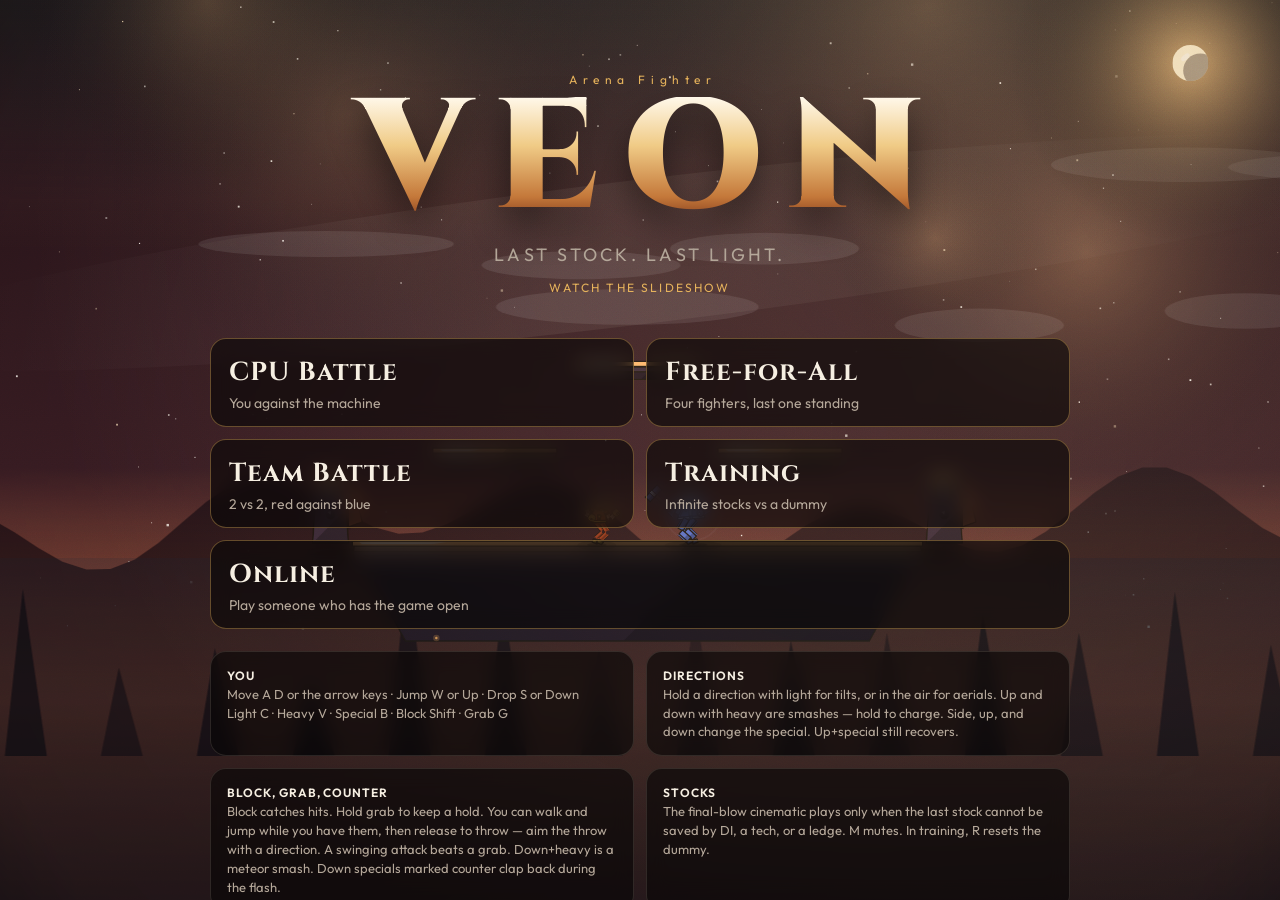
<file: index.html>
<!DOCTYPE html>
<html lang="en">
<head>
  <meta charset="UTF-8">
  <meta name="viewport" content="width=device-width, initial-scale=1">
  <title>Veon</title>
  <link rel="icon" href="data:image/svg+xml,%3Csvg xmlns='http://www.w3.org/2000/svg' viewBox='0 0 32 32'%3E%3Ccircle cx='16' cy='16' r='14' fill='%23140c09'/%3E%3Ccircle cx='16' cy='16' r='6' fill='%23f0cb86'/%3E%3C/svg%3E">
  <link rel="preconnect" href="https://fonts.googleapis.com">
  <link rel="preconnect" href="https://fonts.gstatic.com" crossorigin>
  <link href="https://fonts.googleapis.com/css2?family=Cinzel:wght@600;700;900&family=Outfit:wght@340;500;640&display=swap" rel="stylesheet">
  <link rel="stylesheet" href="css/style.css?v=sol">
</head>
<body>
  <div id="trailer">
    <video id="trailer-video" muted playsinline></video>
    <button id="trailer-skip" type="button">Skip</button>
  </div>
  <canvas id="view"></canvas>
  <div id="grain" aria-hidden="true"></div>
  <div id="ui"></div>
  <script type="module" src="js/main.js?v=smooth"></script>
</body>
</html>
</file>
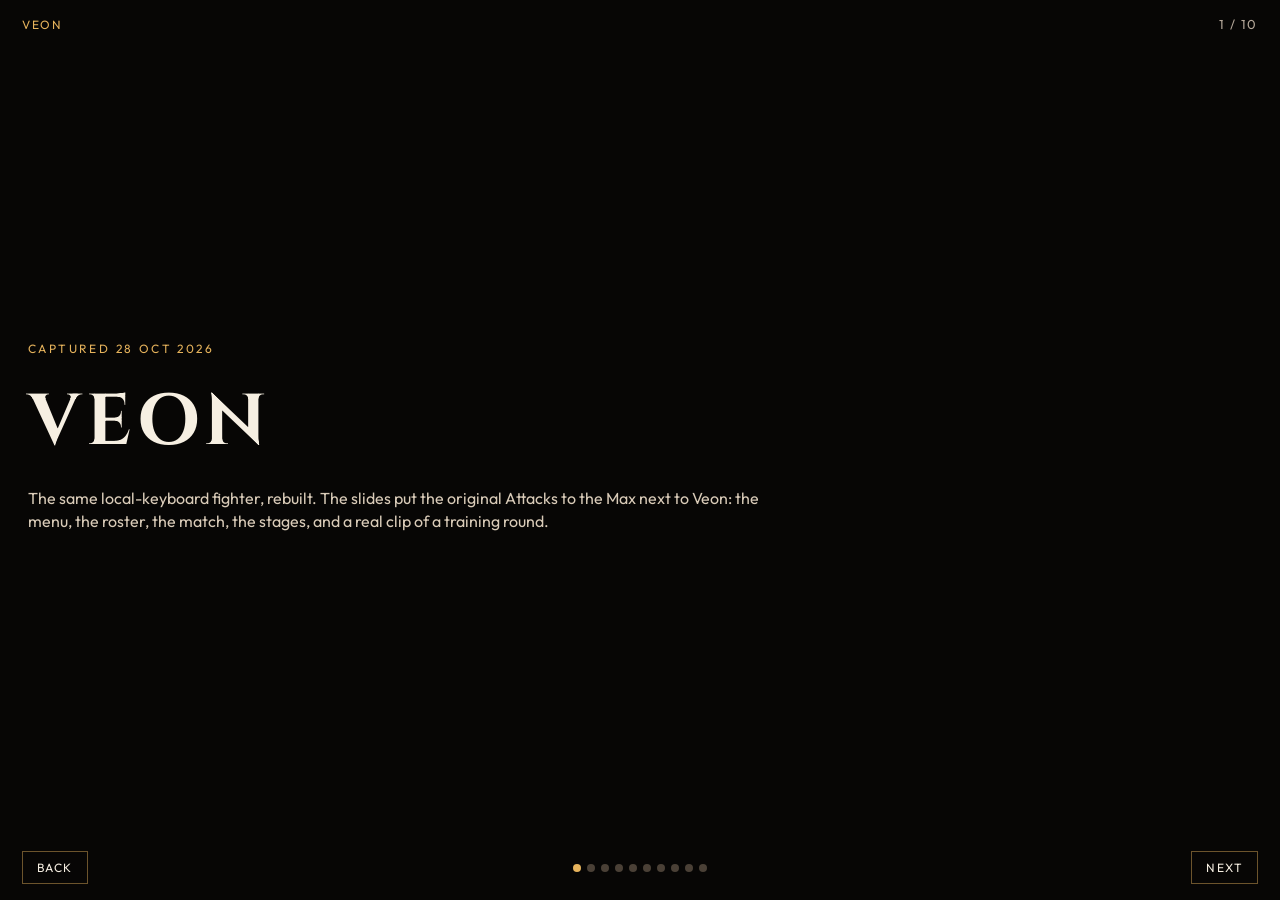
<file: slideshow.html>
<!DOCTYPE html>
<html lang="en">
<head>
  <meta charset="UTF-8">
  <meta name="viewport" content="width=device-width, initial-scale=1">
  <title>Veon — before and after</title>
  <link href="https://fonts.googleapis.com/css2?family=Cinzel:wght@600;700&family=Outfit:wght@360;500;640&display=swap" rel="stylesheet">
  <style>
    :root { color: #f6efe2; font-family: Outfit, sans-serif; background: #070605; }
    * { box-sizing: border-box; }
    html, body { margin: 0; height: 100%; overflow: hidden; background: #070605; }
    .deck { height: 100%; display: grid; grid-template-rows: auto 1fr auto; }
    header, footer { display: flex; align-items: center; justify-content: space-between; gap: 16px; padding: 16px 22px; }
    header a, footer a { color: #e6b35c; text-decoration: none; letter-spacing: 0.14em; text-transform: uppercase; font-size: 12px; }
    .count { color: #b5a89a; font-size: 13px; letter-spacing: 0.12em; }
    .stage { position: relative; min-height: 0; }
    .slide { display: none; height: 100%; padding: 8px 28px 18px; }
    .slide.on { display: grid; align-content: center; gap: 16px; }
    h1 { font-family: Cinzel, serif; font-weight: 700; font-size: clamp(40px, 6vw, 72px); margin: 0; letter-spacing: 0.08em; }
    h2 { font-family: Cinzel, serif; font-weight: 600; font-size: clamp(22px, 3vw, 34px); margin: 0; }
    p { margin: 0; color: #d9cbb8; line-height: 1.45; max-width: 68ch; }
    .kicker { color: #e6b35c; letter-spacing: 0.2em; text-transform: uppercase; font-size: 12px; }
    .split, .trio { display: grid; gap: 14px; min-height: 0; }
    .split { grid-template-columns: 1fr 1fr; }
    .trio { grid-template-columns: 1fr 1fr 1fr; }
    figure { margin: 0; min-width: 0; }
    figure img, figure video { width: 100%; height: min(58vh, 620px); object-fit: cover; background: #120e0c; display: block; }
    figcaption { margin-top: 8px; color: #b5a89a; font-size: 13px; }
    figcaption b { color: #f6efe2; font-weight: 640; }
    ul { margin: 0; padding-left: 18px; columns: 2; max-width: 820px; }
    li { margin: 0 0 8px; color: #d9cbb8; }
    .wide img, .wide video { height: min(68vh, 720px); }
    footer button {
      background: transparent; color: #f6efe2; border: 1px solid rgba(230,179,92,0.45);
      padding: 8px 14px; font: inherit; letter-spacing: 0.12em; text-transform: uppercase; font-size: 12px; cursor: pointer;
    }
    .dots { display: flex; gap: 6px; }
    .dots button { width: 8px; height: 8px; padding: 0; border-radius: 99px; border: 0; background: #4a4036; }
    .dots button.on { background: #e6b35c; }
    @media (max-width: 800px) {
      .split, .trio, ul { grid-template-columns: 1fr; columns: 1; }
      figure img, figure video, .wide img, .wide video { height: 32vh; }
      .slide { padding: 8px 14px 12px; overflow: auto; }
    }
  </style>
</head>
<body>
  <div class="deck">
    <header>
      <a href="./">Veon</a>
      <div class="count" id="count"></div>
    </header>
    <div class="stage" id="stage"></div>
    <footer>
      <button type="button" id="prev">Back</button>
      <div class="dots" id="dots"></div>
      <button type="button" id="next">Next</button>
    </footer>
  </div>
  <template id="slides">
    <section class="slide">
      <p class="kicker">Captured 28 Oct 2026</p>
      <h1>VEON</h1>
      <p>The same local-keyboard fighter, rebuilt. The slides put the original Attacks to the Max next to Veon: the menu, the roster, the match, the stages, and a real clip of a training round.</p>
    </section>
    <section class="slide">
      <h2>The front door</h2>
      <div class="split">
        <figure>
          <img src="show/before-title.jpg" alt="Original title screen, a purple page with the word PIDOR and mode buttons">
          <figcaption><b>Before.</b> A flat purple menu. Versus, CPU, free-for-all, teams, and training.</figcaption>
        </figure>
        <figure>
          <img src="show/veon-title.jpg" alt="Veon title screen with a gold wordmark, a moon, and mountain silhouettes">
          <figcaption><b>After.</b> A night sky, a moon, and the same modes, plus online play.</figcaption>
        </figure>
      </div>
    </section>
    <section class="slide">
      <h2>Choosing a fighter</h2>
      <div class="split">
        <figure>
          <img src="show/before-select.jpg" alt="Original select screen with four color squares labeled R G Z M">
          <figcaption><b>Before.</b> Four color tiles, three stages, and a list of move names.</figcaption>
        </figure>
        <figure>
          <img src="show/veon-select.jpg" alt="Veon select screen with painted portraits of Rook and Gorvan and a grid of forty fighters">
          <figcaption><b>After.</b> Painted portraits, a 40-fighter grid, and seven stages.</figcaption>
        </figure>
      </div>
    </section>
    <section class="slide">
      <h2>The match</h2>
      <div class="split">
        <figure>
          <img src="show/before-fight.jpg" alt="Original match with simple orange and blue shapes on a purple platform">
          <figcaption><b>Before.</b> Flat shapes on a gradient, with a training readout in the corner.</figcaption>
        </figure>
        <figure>
          <img src="show/veon-fight.jpg" alt="Veon match on Sky Citadel, Rook and Gorvan standing on a shaded stone stage under a moon">
          <figcaption><b>After.</b> Sky Citadel. Shaded bodies, a stone hull, and stocks along the bottom.</figcaption>
        </figure>
      </div>
    </section>
    <section class="slide">
      <h2>A training round</h2>
      <figure class="wide">
        <video src="show/veon-attacks.webm" muted playsinline loop controls></video>
        <figcaption><b>Veon, Sky Citadel.</b> Rook walks in, throws light and heavy hits, a special, a jump, and a downward smash. Gorvan is the training dummy.</figcaption>
      </figure>
    </section>
    <section class="slide">
      <h2>The same round, closer</h2>
      <figure class="wide">
        <video src="show/veon-fight-clip.webm" muted playsinline loop controls></video>
        <figcaption><b>Movement and swings.</b> A second clip from that match: the run, the swings, and the jump.</figcaption>
      </figure>
    </section>
    <section class="slide">
      <h2>Stages</h2>
      <div class="trio">
        <figure>
          <img src="show/stage-keel.jpg" alt="Sealed Keel, a solid stage with no gap underneath, Rook and Gorvan on top">
          <figcaption><b>Sealed Keel.</b> A solid hull. There is no path underneath.</figcaption>
        </figure>
        <figure>
          <img src="show/stage-maw.jpg" alt="Cannon Maw, a red sky and a stage with cannons on both sides">
          <figcaption><b>Cannon Maw.</b> Cannons sit on both lips of the stage.</figcaption>
        </figure>
        <figure>
          <img src="show/stage-crust.jpg" alt="Lava Crust, an orange sky with lava under a broken platform">
          <figcaption><b>Lava Crust.</b> The floor is open over the lava.</figcaption>
        </figure>
      </div>
    </section>
    <section class="slide">
      <h2>In the air</h2>
      <figure class="wide">
        <img src="show/stage-forge.jpg" alt="Kite flying high above a night stage while Gorvan stands on the deck">
        <figcaption><b>Kite.</b> Multiple jumps carry a fighter into the sky. The camera follows. The other six stages are Sky Citadel, Magma Forge, Neon Drift, and Gale Span, along with the three above.</figcaption>
      </figure>
    </section>
    <section class="slide">
      <p class="kicker">What a match contains now</p>
      <h2>The rules on screen</h2>
      <ul>
        <li>Forty fighters, each with a different kit and a drawn body.</li>
        <li>Tilts, aerials, and charged smashes, including a downward meteor.</li>
        <li>Block, and a grab you can walk and jump with before the throw.</li>
        <li>Counters, projectiles, and a layered swing on each attack.</li>
        <li>Ledges only on the solid edges of the main stage, from outside.</li>
        <li>The ceiling takes a stock only when a hit is still carrying you up.</li>
        <li>A last-stock cinematic only when no direction, tech, or ledge would save them.</li>
        <li>Online play for two people who both have the page open.</li>
      </ul>
    </section>
    <section class="slide">
      <h2>Hands on the keys</h2>
      <div class="split">
        <p><b>One player.</b> A and D, or the arrow keys, move. W or Up jumps. S or Down drops. C light, V heavy, B special. Shift blocks. G grabs. Up with B recovers.</p>
        <p><b>Matches.</b> There is no second player on this keyboard. A friend joins through Online. Escape pauses. In training, escape leaves and R resets the dummy. M mutes.</p>
      </div>
      <p>Hold a direction with light for a tilt, or in the air for an aerial. Up or down with heavy is a smash. Back on the title screen to play.</p>
    </section>
  </template>
  <script>
    const slides = [...document.querySelector("#slides").content.children];
    const stage = document.querySelector("#stage");
    const dots = document.querySelector("#dots");
    slides.forEach((slide, i) => {
      stage.appendChild(slide);
      const b = document.createElement("button");
      b.type = "button";
      b.setAttribute("aria-label", "Slide " + (i + 1));
      b.addEventListener("click", () => show(i));
      dots.appendChild(b);
    });
    let index = 0;
    function show(n) {
      index = (n + slides.length) % slides.length;
      slides.forEach((slide, i) => {
        slide.classList.toggle("on", i === index);
        slide.querySelectorAll("video").forEach((video) => {
          if (i === index) video.play().catch(() => {});
          else { video.pause(); video.currentTime = 0; }
        });
      });
      [...dots.children].forEach((dot, i) => dot.classList.toggle("on", i === index));
      document.querySelector("#count").textContent = (index + 1) + " / " + slides.length;
    }
    document.querySelector("#prev").addEventListener("click", () => show(index - 1));
    document.querySelector("#next").addEventListener("click", () => show(index + 1));
    window.addEventListener("keydown", (e) => {
      if (e.key === "ArrowRight" || e.key === " ") { e.preventDefault(); show(index + 1); }
      else if (e.key === "ArrowLeft") { e.preventDefault(); show(index - 1); }
    });
    show(0);
  </script>
</body>
</html>
</file>
<file: css/style.css>
:root {
  --ink: #f6efe2;
  --muted: #b5a89a;
  --gold: #e6b35c;
  --ember: #ff5a24;
  --line: rgba(230, 179, 92, 0.38);
  --glass: rgba(8, 6, 5, 0.62);
  --danger: #ff8d7a;
  --good: #b6f3c4;
  color: var(--ink);
  font-family: Outfit, "Avenir Next", sans-serif;
  background: #070605;
}

* { box-sizing: border-box; }

html, body {
  margin: 0;
  min-height: 100%;
  overflow: hidden;
}

.css-icon.sealed { opacity: 0.38; filter: grayscale(1); }
.css-icon.sealed canvas { visibility: hidden; }

#trailer {
  position: fixed;
  inset: 0;
  z-index: 30;
  background: #070605;
  display: grid;
  place-items: center;
}

#trailer.gone { display: none; }

#trailer video {
  width: 100%;
  height: 100%;
  object-fit: cover;
  background: #070605;
}

#trailer-skip {
  position: absolute;
  right: 28px;
  bottom: 28px;
  padding: 10px 18px;
  border: 1px solid var(--line);
  border-radius: 999px;
  background: rgba(8, 6, 5, 0.72);
  color: var(--gold);
  letter-spacing: 0.22em;
  text-transform: uppercase;
  font-size: 12px;
  cursor: pointer;
}

#view {
  position: fixed;
  inset: 0;
  width: 100%;
  height: 100%;
  display: block;
  background: #070605;
}

#grain {
  position: fixed;
  inset: 0;
  pointer-events: none;
  z-index: 4;
  opacity: 0.18;
  mix-blend-mode: overlay;
  background-image: url("data:image/svg+xml;utf8,<svg xmlns='http://www.w3.org/2000/svg' width='180' height='180'><filter id='n'><feTurbulence type='fractalNoise' baseFrequency='.85' numOctaves='2' stitchTiles='stitch'/></filter><rect width='100%' height='100%' filter='url(%23n)' opacity='.55'/></svg>");
}

#ui {
  position: fixed;
  inset: 0;
  z-index: 5;
  overflow: auto;
  pointer-events: none;
}

#ui button, #ui .panel, #ui .sheet { pointer-events: auto; }

button, input { font: inherit; color: inherit; }

.screen {
  min-height: 100%;
  padding: 36px 28px 48px;
  display: flex;
  flex-direction: column;
  align-items: center;
}

.hero { text-align: center; margin-top: 4vh; }

.eyebrow {
  margin: 0 0 10px;
  letter-spacing: 0.46em;
  text-indent: 0.46em;
  font-size: 12px;
  color: var(--gold);
}

.reel {
  display: inline-block;
  margin-top: 14px;
  color: var(--gold);
  letter-spacing: 0.18em;
  text-transform: uppercase;
  font-size: 12px;
  text-decoration: none;
}
.logo {
  margin: 0;
  font-family: Cinzel, Georgia, serif;
  font-weight: 900;
  font-size: clamp(76px, 13vw, 156px);
  line-height: 0.82;
  letter-spacing: 0.16em;
  text-indent: 0.16em;
  background: linear-gradient(180deg, #fff8ea 0%, #f0cb86 38%, #c4783a 78%, #7a3418 100%);
  -webkit-background-clip: text;
  background-clip: text;
  color: transparent;
  filter: drop-shadow(0 18px 18px rgba(0, 0, 0, 0.45));
}

.tag {
  margin: 18px 0 0;
  font-size: 18px;
  letter-spacing: 0.18em;
  text-transform: uppercase;
  color: var(--muted);
}

.modes {
  width: min(860px, 100%);
  margin-top: 42px;
  display: grid;
  grid-template-columns: 1fr 1fr;
  gap: 12px;
}

.modes button, .ghost, .fight {
  border: 1px solid var(--line);
  background: var(--glass);
  backdrop-filter: blur(10px);
  border-radius: 16px;
  text-align: left;
  padding: 16px 18px 14px;
  cursor: pointer;
  transition: transform 0.15s ease, border-color 0.15s ease, background 0.15s ease;
}

.modes button strong, .row h2, .card h3, .fight {
  font-family: Cinzel, Georgia, serif;
  letter-spacing: 0.04em;
}

.modes button strong { display: block; font-size: 26px; font-weight: 700; }
.modes button.wide { grid-column: 1 / -1; }

.code, .lobby-code {
  font-family: Cinzel, Georgia, serif;
  letter-spacing: 0.22em;
  text-transform: uppercase;
}
.code {
  width: 9ch;
  font-size: 28px;
  padding: 10px 14px;
  border-radius: 12px;
  border: 1px solid var(--line);
  background: rgba(0, 0, 0, 0.35);
  color: var(--ink);
}
.lobby-code { font-size: 48px; margin: 6px 0 12px; }
.lobby-note { color: var(--muted); margin-top: 8px; }
.modes button span { display: block; margin-top: 4px; color: var(--muted); font-size: 14px; }

.modes button:hover, .ghost:hover, .fight:hover, .chip:hover, .portrait:hover, .arena:hover {
  transform: translateY(-2px);
  border-color: rgba(255, 214, 150, 0.7);
}

.modes button:focus-visible, .ghost:focus-visible, .fight:focus-visible, .chip:focus-visible, .portrait:focus-visible, .arena:focus-visible {
  outline: 2px solid var(--gold);
  outline-offset: 3px;
}

.help {
  width: min(860px, 100%);
  margin-top: 22px;
  display: grid;
  grid-template-columns: 1fr 1fr;
  gap: 12px;
}

.panel {
  background: var(--glass);
  border: 1px solid rgba(255, 236, 210, 0.12);
  border-radius: 16px;
  padding: 14px 16px;
  backdrop-filter: blur(10px);
}

.panel p { margin: 0; color: var(--muted); font-size: 13px; line-height: 1.45; }
.panel b { color: var(--ink); font-weight: 640; letter-spacing: 0.08em; font-size: 12px; }

.sheet { width: min(1100px, 100%); }

.row {
  display: flex;
  align-items: center;
  justify-content: space-between;
  gap: 12px;
}

.row h2 { margin: 0; font-size: 32px; }

.ghost, .fight, .chip, .portrait, .arena {
  border-radius: 999px;
  border: 1px solid var(--line);
  background: rgba(8, 6, 5, 0.55);
  cursor: pointer;
}

.ghost { border-radius: 999px; padding: 10px 16px; }
.fight {
  border-radius: 999px;
  padding: 12px 26px;
  background: linear-gradient(180deg, #ff8a3d, #c43312);
  border-color: #ffd0a4;
  color: #1a0b06;
  font-size: 20px;
  font-weight: 700;
}

.cards {
  margin-top: 22px;
  display: grid;
  gap: 12px;
}
.cards.n2 { grid-template-columns: 1fr 1fr; }
.cards.n4 { grid-template-columns: repeat(4, 1fr); }

.card {
  background: linear-gradient(180deg, rgba(18, 13, 10, 0.78), rgba(8, 6, 5, 0.72));
  border: 1px solid rgba(255, 236, 210, 0.12);
  border-radius: 18px;
  padding: 12px;
  box-shadow: inset 0 0 0 1px rgba(255, 255, 255, 0.03), 0 20px 40px rgba(0, 0, 0, 0.25);
}

.card-top, .choices, .stocks { display: flex; gap: 8px; align-items: center; flex-wrap: wrap; }
.card-top { justify-content: space-between; }

.chip, .portrait {
  padding: 6px 10px;
  font-size: 12px;
  letter-spacing: 0.08em;
}
.chip.on, .portrait.on, .arena.on { background: var(--ink); color: #1a1008; border-color: white; }
.chip.red { background: #8f2d2d; border-color: #ffb0b0; }
.chip.blue { background: #244e86; border-color: #b9d4ff; }

.bust {
  display: block;
  width: 100%;
  height: 220px;
  margin-top: 8px;
  border-radius: 12px;
  background:
    radial-gradient(circle at 50% 80%, color-mix(in srgb, var(--fighter) 55%, transparent), transparent 60%),
    linear-gradient(180deg, rgba(255,255,255,0.04), rgba(0,0,0,0.2));
}

.card h3 { margin: 8px 0 0; font-size: 28px; }
.arch { margin: 0; letter-spacing: 0.16em; text-transform: uppercase; font-size: 11px; color: var(--gold); }
.blurb { min-height: 2.6em; color: var(--muted); font-size: 13px; }
.plus { color: var(--good); font-size: 12px; margin: 0; }
.minus { color: var(--danger); font-size: 12px; margin: 0 0 8px; }

.bars { display: grid; gap: 4px; margin: 8px 0; }
.bars div { display: grid; grid-template-columns: 52px 1fr; gap: 6px; align-items: center; font-size: 10px; letter-spacing: 0.08em; color: var(--muted); }
.bars i { display: block; height: 4px; border-radius: 99px; background: rgba(255,255,255,0.08); }
.bars b { display: block; height: 100%; width: calc(var(--n) * 100%); border-radius: 99px; background: linear-gradient(90deg, var(--fighter), var(--gold)); }

.moves { list-style: none; margin: 8px 0 0; padding: 0; color: var(--muted); font-size: 12px; columns: 2; column-gap: 14px; max-height: 168px; overflow: auto; }
.moves strong { color: var(--ink); font-weight: 500; }

.setup-bottom {
  margin-top: 14px;
  display: grid;
  grid-template-columns: 1fr auto;
  gap: 12px;
}

.arenas { display: grid; grid-template-columns: repeat(auto-fit, minmax(180px, 1fr)); gap: 8px; margin-top: 8px; }
.arena {
  border-radius: 14px;
  min-height: 92px;
  text-align: left;
  padding: 12px;
  color: white;
  text-shadow: 0 2px 8px rgba(0,0,0,0.6);
}
.arena b { display: block; font-family: Cinzel, Georgia, serif; font-size: 16px; }
.arena span { display: block; margin-top: 4px; font-size: 12px; max-width: 28ch; }

.results { text-align: center; margin-top: 8vh; }
.winner {
  margin: 8px 0;
  font-family: Cinzel, Georgia, serif;
  font-size: clamp(48px, 8vw, 96px);
  letter-spacing: 0.04em;
  text-shadow: 0 10px 30px rgba(0,0,0,0.45);
}
.stats {
  width: min(980px, 100%);
  margin: 28px auto 0;
  display: grid;
  grid-template-columns: repeat(4, 1fr);
  gap: 10px;
}
.stats.n2 { grid-template-columns: 1fr 1fr; }
.stat { border-top: 3px solid var(--fighter); text-align: left; }
.stat b { font-family: Cinzel, Georgia, serif; font-size: 20px; }
.actions { display: flex; gap: 10px; justify-content: center; margin-top: 22px; flex-wrap: wrap; }

.hint {
  position: fixed;
  top: 16px;
  right: 18px;
  z-index: 6;
  pointer-events: none;
  color: rgba(246, 239, 226, 0.7);
  letter-spacing: 0.14em;
  font-size: 12px;
}

.veil {
  position: fixed;
  inset: 0;
  z-index: 7;
  display: grid;
  place-items: center;
  background: rgba(0, 0, 0, 0.46);
  pointer-events: auto;
}
.veil[hidden] { display: none !important; }
.veil .panel { width: min(420px, calc(100% - 32px)); text-align: center; padding: 28px 22px; }
.veil h3 { font-family: Cinzel, Georgia, serif; font-size: 42px; margin: 0 0 8px; }
.veil p { color: var(--muted); }
.veil .actions { margin-top: 18px; }

.css {
  width: min(1240px, 100%);
  display: flex;
  flex-direction: column;
  gap: 14px;
}
.css-title { text-align: center; }
.css-title h2 {
  margin: 0;
  font-family: Cinzel, Georgia, serif;
  font-size: clamp(28px, 4vw, 44px);
  letter-spacing: 0.04em;
}
.css-stage {
  display: grid;
  grid-template-columns: minmax(200px, 1fr) auto minmax(200px, 1fr);
  gap: 16px;
  align-items: stretch;
}
.css-card {
  position: relative;
  display: flex;
  flex-direction: column;
  justify-content: flex-end;
  min-height: 340px;
  padding: 12px 14px 16px;
  border-radius: 22px;
  border: 3px solid color-mix(in srgb, var(--token) 70%, white);
  background:
    radial-gradient(circle at 50% 78%, color-mix(in srgb, var(--fighter) 62%, transparent), transparent 58%),
    linear-gradient(180deg, rgba(16, 12, 10, 0.2), rgba(6, 4, 3, 0.82));
  box-shadow: inset 0 0 0 1px rgba(255, 255, 255, 0.05), 0 18px 40px rgba(0, 0, 0, 0.35);
  overflow: hidden;
}
.css-card.is-ready { box-shadow: inset 0 0 0 2px var(--token), 0 18px 40px rgba(0, 0, 0, 0.35); }
.css-card .hero-bust {
  position: absolute;
  left: 0;
  right: 0;
  top: 0;
  height: calc(100% - 86px);
  width: 100%;
  margin: 0;
  background: none;
}
.css-card h3 {
  position: relative;
  margin: 0;
  font-family: Cinzel, Georgia, serif;
  font-size: 34px;
  text-shadow: 0 4px 16px rgba(0, 0, 0, 0.65);
}
.css-tag, .css-ready, .css-card .arch { position: relative; margin: 0; }
.css-tag {
  letter-spacing: 0.18em;
  font-size: 12px;
  font-weight: 700;
  color: var(--token);
}
.css-ready {
  margin-top: 4px;
  letter-spacing: 0.22em;
  font-size: 13px;
  color: var(--muted);
}
.css-card.is-ready .css-ready { color: var(--token); }
.css-mid { display: flex; flex-direction: column; align-items: center; justify-content: center; gap: 12px; }
.css-roster {
  display: grid;
  grid-template-columns: repeat(5, 76px);
  gap: 8px;
  max-height: min(48vh, 430px);
  overflow-y: auto;
  padding: 12px;
  border-radius: 18px;
  border: 3px solid rgba(255, 220, 170, 0.42);
  background: rgba(4, 3, 2, 0.72);
  box-shadow: 0 16px 40px rgba(0, 0, 0, 0.4), inset 0 0 0 1px rgba(255, 255, 255, 0.04);
}
.css-icon {
  position: relative;
  width: 76px;
  height: 76px;
  padding: 0;
  border-radius: 12px;
  border: 3px solid rgba(255, 255, 255, 0.18);
  background:
    radial-gradient(circle at 50% 80%, color-mix(in srgb, var(--fighter) 70%, transparent), transparent 62%),
    linear-gradient(180deg, rgba(255,255,255,0.08), rgba(0,0,0,0.35));
  cursor: pointer;
  overflow: hidden;
}
.css-icon.hot {
  transform: translateY(-6px);
  border-color: white;
  box-shadow: 0 10px 18px rgba(0, 0, 0, 0.35);
}
.css-icon canvas, .icon-bust {
  display: block;
  width: 100%;
  height: 100%;
  background: none;
}
.css-tokens {
  position: absolute;
  left: 0;
  right: 0;
  bottom: 4px;
  display: flex;
  justify-content: center;
  gap: 3px;
  pointer-events: none;
}
.css-token {
  border-radius: 99px;
  padding: 1px 6px;
  background: var(--token);
  color: #140c09;
  font-size: 10px;
  font-weight: 700;
  letter-spacing: 0.04em;
}
.css-token.locked { box-shadow: 0 0 0 1px white; }
.css-extras { display: flex; gap: 8px; }
.css-extras .css-card { min-height: 148px; width: 180px; }
.css-extras .hero-bust { height: calc(100% - 56px); }
.css-extras h3 { font-size: 18px; }
.css-bar {
  display: grid;
  grid-template-columns: 1fr auto auto;
  gap: 12px;
  align-items: center;
}
.css-arenas { grid-template-columns: repeat(auto-fit, minmax(120px, 1fr)); }
.css-arenas .arena { min-height: 64px; border-radius: 12px; }
.css-hint { margin: 0; color: var(--muted); font-size: 12px; letter-spacing: 0.06em; line-height: 1.55; }
.fight:disabled { opacity: 0.45; cursor: default; transform: none; }
.css-roster-online { margin-top: 10px; }

@media (max-width: 860px) {
  .modes, .help, .cards.n2, .cards.n4, .setup-bottom, .stats, .arenas, .css-stage, .css-bar { grid-template-columns: 1fr; }
  .css-roster { grid-template-columns: repeat(5, minmax(0, 1fr)); }
  .css-icon { width: 100%; height: 72px; }
  .hero { margin-top: 2vh; }
  .screen { padding: 22px 14px 32px; }
}
</file>
